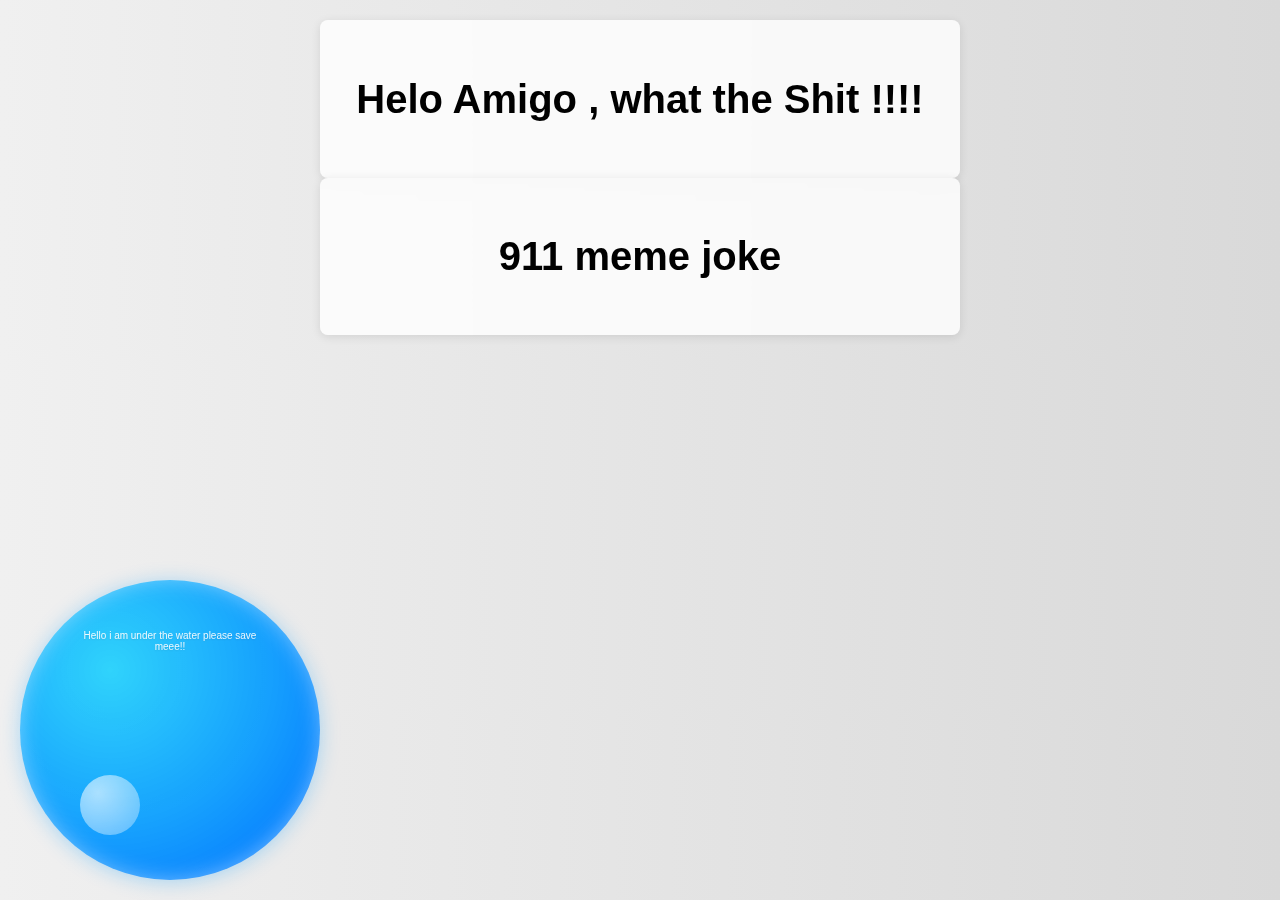
<file: css.html>
<!DOCTYPE html>
<html lang="en">
<head>
    <style>
        body {
            font-family: Arial, sans-serif;
            margin: 0;
            padding: 20px;
            background: linear-gradient(to right, #f0f0f0, #d9d9d9);
            pad: 100px 100px;
        }

        #content {
            max-width: 600px;
            margin: 0 auto;
            padding: 20px;
            background: rgba(255, 255, 255, 0.8);
            backdrop-filter: blur(10px);
            border-radius: 8px;
            box-shadow: 0 2px 10px rgba(0, 0, 0, 0.1);
        }

        H1 {
            font-size: 40px;
            color: #000000;
            line-height: 1.6;
            text-align: center; 
        }

        #content:hover {
            background-color: #ffffff;
            transition: background-color 0.3s ease-in-out;
            box-shadow: #000000f6 0px 0px 40px;
        }
#bubble {
    position: fixed;
    background: radial-gradient(
        circle at 30% 30%,
        rgba(0, 204, 255, 0.8) 0%,
        rgba(0, 156, 255, 0.9) 50%,
        rgba(0, 110, 255, 1) 100%
    );
    padding: 50px;
    height: 200px;
    width: 200px;
    bottom: 20px;
    border-radius: 50%;
    box-shadow: 
        0 2px 20px rgba(0, 156, 255, 0.3),
        inset 0 0 20px rgba(255, 255, 255, 0.4);
    max-width: 300px;
    max-height: 300px;
    animation: bubble-animation 5s infinite alternate;}

    @keyframes bubble-animation{
        0%{ transform: translateY(-20px0);}
        50%{ transform: translateY(20px);}
        100%{ transform: translateY(-20px);}
        }

    #bubble p {
        color: rgba(255, 255, 255, 0.9);
        font-size: 10px;
        margin: 0;
        text-align: center;
        text-shadow: 0 1px 2px rgba(0, 0, 0, 0.1);
    }

    #bubble-inside-white {
        position: absolute;
        top: 75%;
        left: 30%;
        transform: translate(-50%, -50%);
        width: 60px;
        height: 60px;
        background: radial-gradient(
            circle at 30% 30%,
            rgba(255, 255, 255, 0.9) 0%,
            rgba(255, 255, 255, 0.4) 100%
        );
        border-radius: 50%;
        backdrop-filter: blur(10px);
        opacity: 0.7;
    }
    </style>
    <meta charset="UTF-8">
    <meta name="viewport" content="width=<device-width>, initial-scale=1.0">
    <title>Document</title>
</head>
<body>
    <div id="content">
       <b> <H1> Helo Amigo , what the Shit !!!!</H1></b>
    </div>

    <div id="content">
         <b> <H1> 911 meme joke</H1> </b>
    </div>


    <div id="bubble">
        <p> Hello i am under the water please save meee!!</p>
        <div id="bubble-inside-white">

        </div>
    </div>
</body>
</html>
</file>
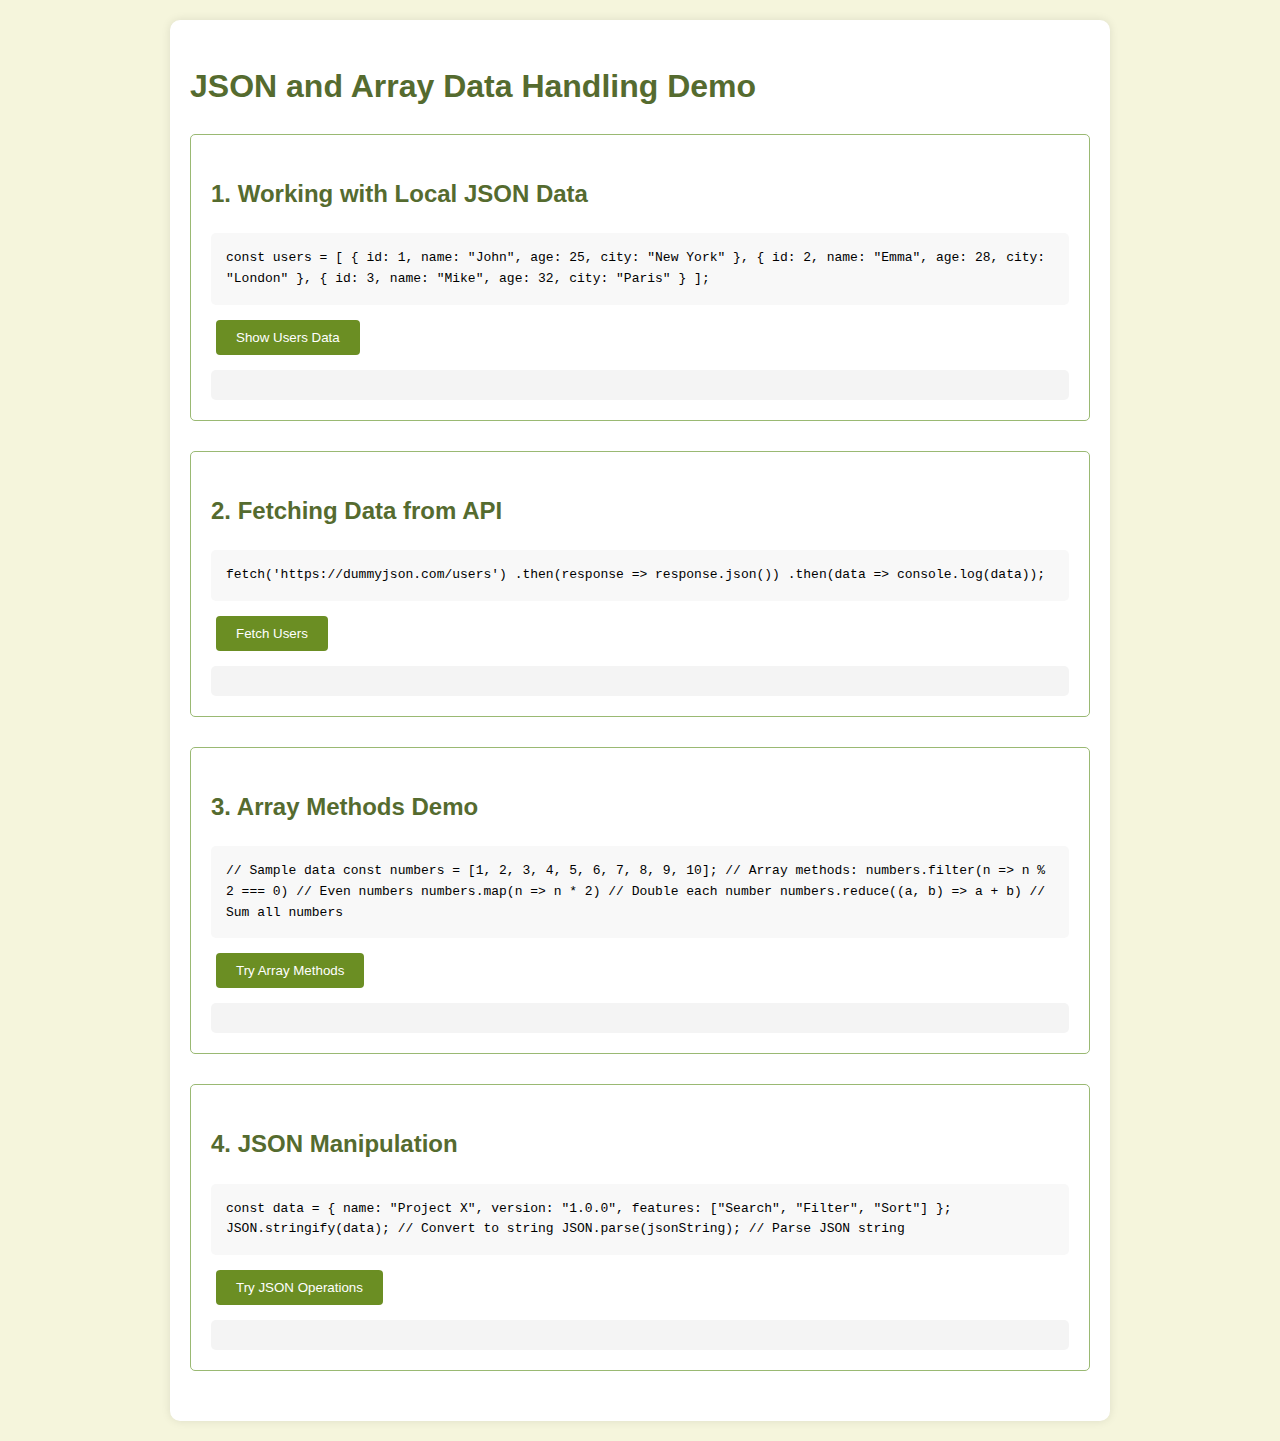
<file: data_fetch_demo.html>
<!DOCTYPE html>
<html lang="en">
<head>
    <meta charset="UTF-8">
    <meta name="viewport" content="width=device-width, initial-scale=1.0">
    <title>JSON and Array Data Handling Demo</title>
    <style>
        :root {
            --olive-dark: #556B2F;
            --olive-medium: #6B8E23;
            --olive-light: #9AB973;
            --cream: #F5F5DC;
        }

        body {
            font-family: Arial, sans-serif;
            line-height: 1.6;
            margin: 0;
            padding: 20px;
            background-color: var(--cream);
        }

        .container {
            max-width: 900px;
            margin: 0 auto;
            background: white;
            padding: 20px;
            border-radius: 10px;
            box-shadow: 0 0 10px rgba(0,0,0,0.1);
        }

        .demo-section {
            margin-bottom: 30px;
            padding: 20px;
            border: 1px solid var(--olive-light);
            border-radius: 5px;
        }

        h1, h2 {
            color: var(--olive-dark);
        }

        .output {
            background-color: #f4f4f4;
            padding: 15px;
            border-radius: 5px;
            margin-top: 10px;
            font-family: monospace;
            white-space: pre-wrap;
        }

        button {
            background-color: var(--olive-medium);
            color: white;
            border: none;
            padding: 10px 20px;
            border-radius: 4px;
            cursor: pointer;
            margin: 5px;
        }

        button:hover {
            background-color: var(--olive-dark);
        }

        .code-block {
            background-color: #f8f8f8;
            padding: 15px;
            border-radius: 5px;
            margin: 10px 0;
            font-family: monospace;
        }

        table {
            width: 100%;
            border-collapse: collapse;
            margin: 10px 0;
        }

        th, td {
            border: 1px solid #ddd;
            padding: 8px;
            text-align: left;
        }

        th {
            background-color: var(--olive-light);
            color: white;
        }

        tr:nth-child(even) {
            background-color: #f9f9f9;
        }
    </style>
</head>
<body>
    <div class="container">
        <h1>JSON and Array Data Handling Demo</h1>

        <!-- Local JSON Data -->
        <div class="demo-section">
            <h2>1. Working with Local JSON Data</h2>
            <div class="code-block">
                const users = [
                    { id: 1, name: "John", age: 25, city: "New York" },
                    { id: 2, name: "Emma", age: 28, city: "London" },
                    { id: 3, name: "Mike", age: 32, city: "Paris" }
                ];
            </div>
            <button onclick="showLocalJsonData()">Show Users Data</button>
            <div id="localJsonOutput" class="output"></div>
        </div>

        <!-- Fetch API Demo -->
        <div class="demo-section">
            <h2>2. Fetching Data from API</h2>
            <div class="code-block">
                fetch('https://dummyjson.com/users')
                    .then(response => response.json())
                    .then(data => console.log(data));
            </div>
            <button onclick="fetchApiData()">Fetch Users</button>
            <div id="apiOutput" class="output"></div>
        </div>

        <!-- Array Methods Demo -->
        <div class="demo-section">
            <h2>3. Array Methods Demo</h2>
            <div class="code-block">
                // Sample data
                const numbers = [1, 2, 3, 4, 5, 6, 7, 8, 9, 10];
                
                // Array methods:
                numbers.filter(n => n % 2 === 0)  // Even numbers
                numbers.map(n => n * 2)          // Double each number
                numbers.reduce((a, b) => a + b)  // Sum all numbers
            </div>
            <button onclick="demonstrateArrayMethods()">Try Array Methods</button>
            <div id="arrayOutput" class="output"></div>
        </div>

        <!-- JSON Manipulation -->
        <div class="demo-section">
            <h2>4. JSON Manipulation</h2>
            <div class="code-block">
                const data = {
                    name: "Project X",
                    version: "1.0.0",
                    features: ["Search", "Filter", "Sort"]
                };
                
                JSON.stringify(data);  // Convert to string
                JSON.parse(jsonString); // Parse JSON string
            </div>
            <button onclick="demonstrateJsonManipulation()">Try JSON Operations</button>
            <div id="jsonOutput" class="output"></div>
        </div>
    </div>

    <script>
        // Local JSON Data Demo
        function showLocalJsonData() {
            const users = [
                { id: 1, name: "John", age: 25, city: "New York" },
                { id: 2, name: "Emma", age: 28, city: "London" },
                { id: 3, name: "Mike", age: 32, city: "Paris" }
            ];

            const output = document.getElementById('localJsonOutput');
            let html = '<table><tr><th>ID</th><th>Name</th><th>Age</th><th>City</th></tr>';
            
            users.forEach(user => {
                html += `<tr>
                    <td>${user.id}</td>
                    <td>${user.name}</td>
                    <td>${user.age}</td>
                    <td>${user.city}</td>
                </tr>`;
            });
            
            html += '</table>';
            output.innerHTML = html;
        }

        // Fetch API Demo
        async function fetchApiData() {
            const output = document.getElementById('apiOutput');
            output.textContent = 'Fetching data...';
            
            try {
                const response = await fetch('https://jsonplaceholder.typicode.com/users');
                const users = await response.json();
                
                let html = '<table><tr><th>ID</th><th>Name</th><th>Email</th><th>Company</th></tr>';
                users.slice(0, 5).forEach(user => {
                    html += `<tr>
                        <td>${user.id}</td>
                        <td>${user.name}</td>
                        <td>${user.email}</td>
                        <td>${user.company.name}</td>
                    </tr>`;
                });
                html += '</table>';
                output.innerHTML = html;
            } catch (error) {
                output.textContent = 'Error fetching data: ' + error.message;
            }
        }

        // Array Methods Demo
        function demonstrateArrayMethods() {
            const numbers = [1, 2, 3, 4, 5, 6, 7, 8, 9, 10];
            const output = document.getElementById('arrayOutput');

            const evens = numbers.filter(n => n % 2 === 0);
            const doubled = numbers.map(n => n * 2);
            const sum = numbers.reduce((a, b) => a + b, 0);
            const max = Math.max(...numbers);

            output.textContent = 
                `Original Array: [${numbers.join(', ')}]
                
Even Numbers: [${evens.join(', ')}]
                
Doubled Numbers: [${doubled.join(', ')}]
                
Sum of All Numbers: ${sum}
                
Maximum Number: ${max}`;
        }

        // JSON Manipulation Demo
        function demonstrateJsonManipulation() {
            const output = document.getElementById('jsonOutput');

            // Sample JSON object
            const project = {
                name: "Project X",
                version: "1.0.0",
                features: ["Search", "Filter", "Sort"],
                settings: {
                    darkMode: true,
                    notifications: {
                        email: true,
                        push: false
                    }
                }
            };

            // Convert to JSON string
            const jsonString = JSON.stringify(project, null, 2);
            
            // Parse back to object
            const parsed = JSON.parse(jsonString);

            output.textContent = 
                `Original Object to JSON String:\n${jsonString}\n
Accessing Parsed Data:
- Project Name: ${parsed.name}
- Version: ${parsed.version}
- Features: ${parsed.features.join(', ')}
- Dark Mode Enabled: ${parsed.settings.darkMode}
- Email Notifications: ${parsed.settings.notifications.email}`;
        }
    </script>
</body>
</html>
</file>
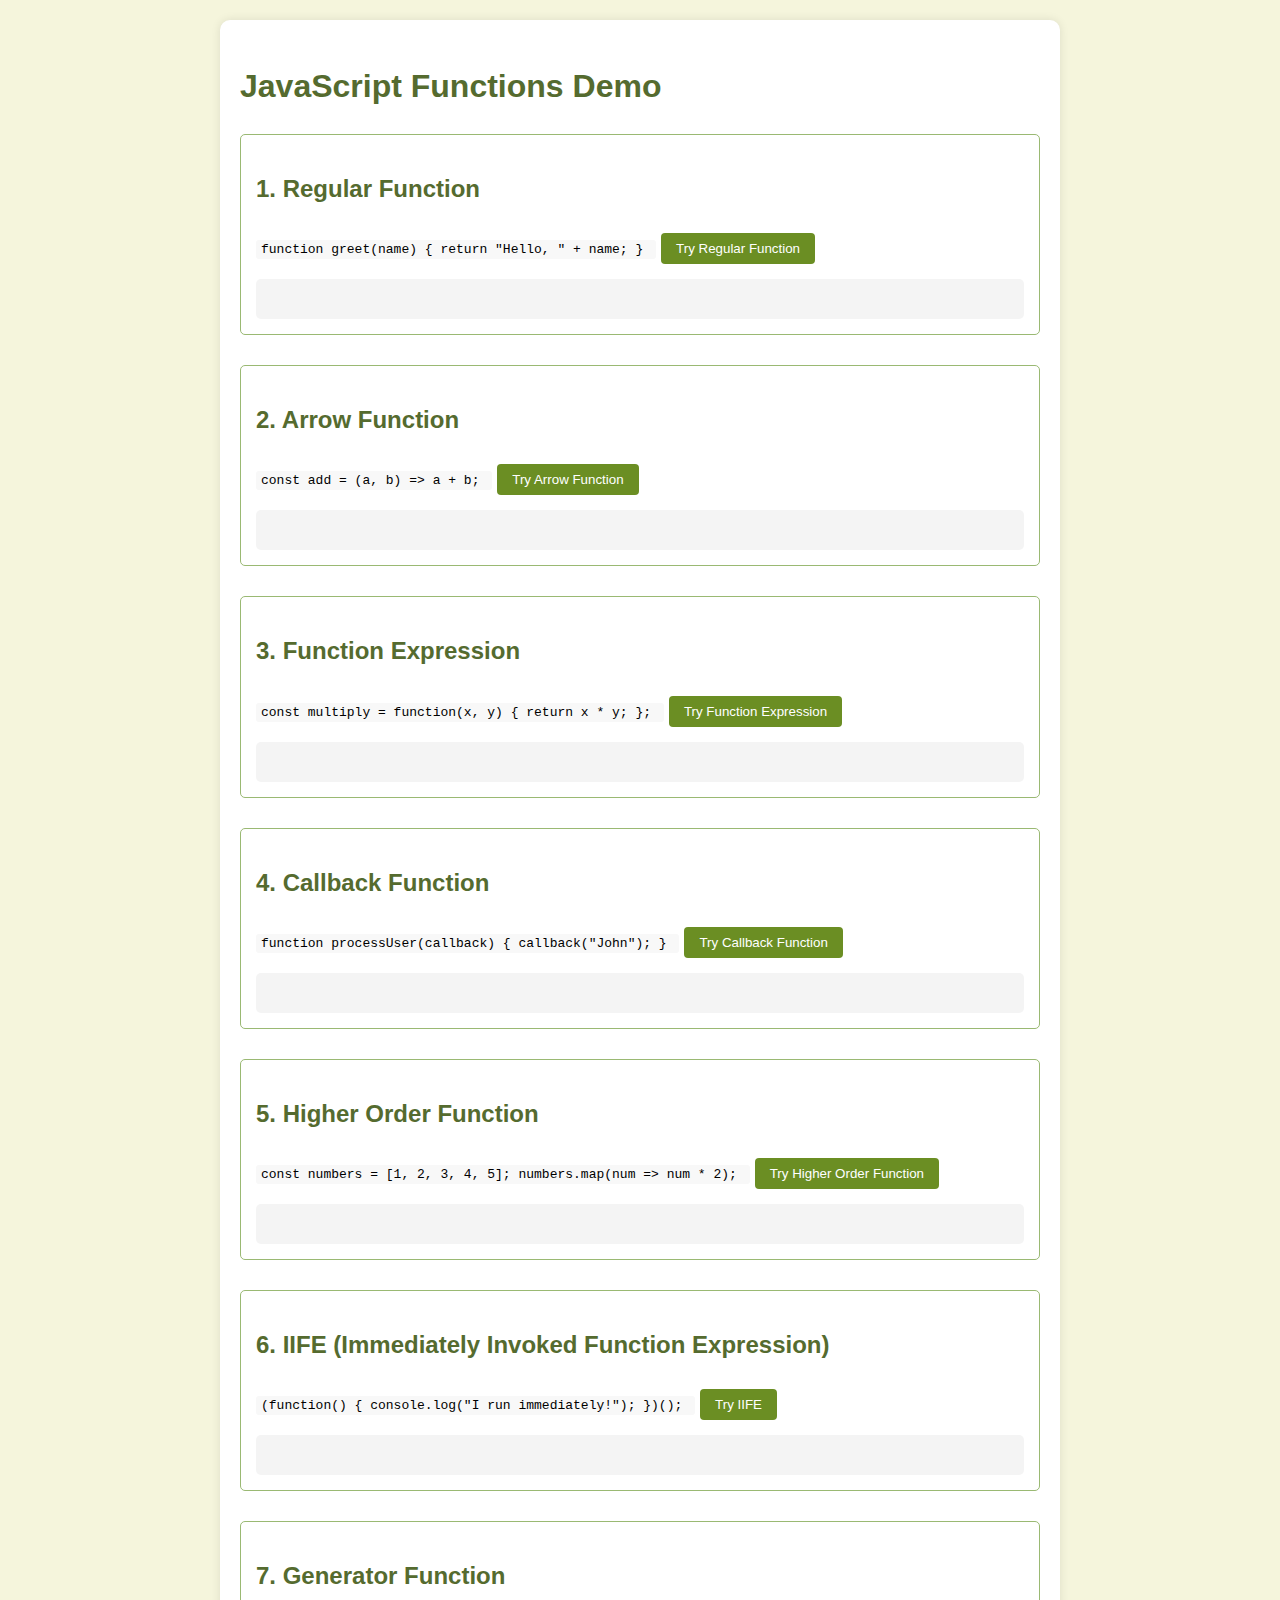
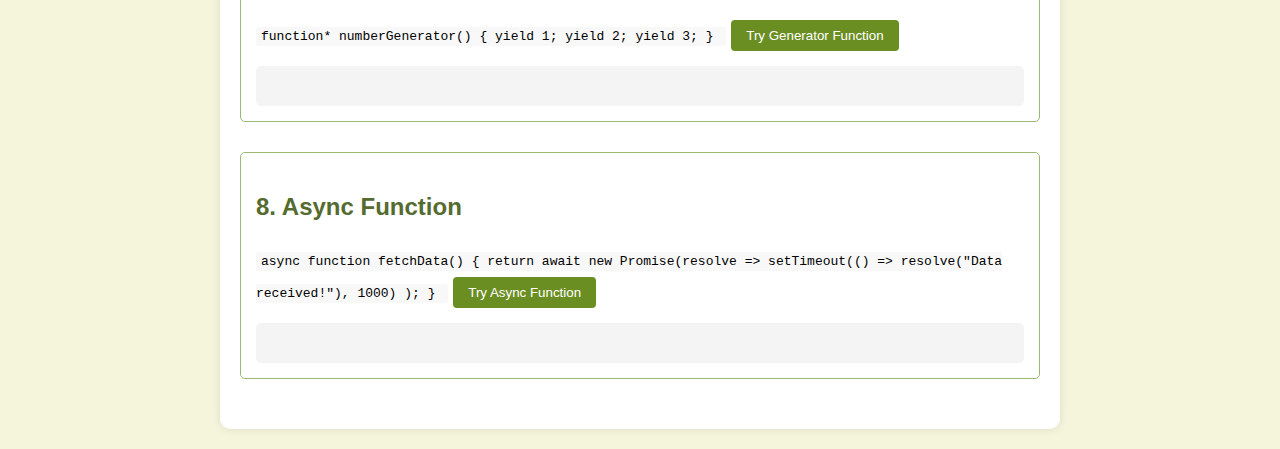
<file: functions_demo.html>
<!DOCTYPE html>
<html lang="en">
<head>
    <meta charset="UTF-8">
    <meta name="viewport" content="width=device-width, initial-scale=1.0">
    <title>JavaScript Functions Demo</title>
    <style>
        :root {
            --olive-dark: #556B2F;
            --olive-medium: #6B8E23;
            --olive-light: #9AB973;
            --cream: #F5F5DC;
        }

        body {
            font-family: Arial, sans-serif;
            line-height: 1.6;
            margin: 0;
            padding: 20px;
            background-color: var(--cream);
        }

        .container {
            max-width: 800px;
            margin: 0 auto;
            background: white;
            padding: 20px;
            border-radius: 10px;
            box-shadow: 0 0 10px rgba(0,0,0,0.1);
        }

        h1, h2 {
            color: var(--olive-dark);
        }

        .function-section {
            margin-bottom: 30px;
            padding: 15px;
            border: 1px solid var(--olive-light);
            border-radius: 5px;
            background-color: #fff;
        }

        .output {
            background-color: #f4f4f4;
            padding: 10px;
            border-radius: 5px;
            margin-top: 10px;
            font-family: monospace;
            min-height: 20px;
        }

        button {
            background-color: var(--olive-medium);
            color: white;
            border: none;
            padding: 8px 15px;
            border-radius: 4px;
            cursor: pointer;
            margin: 5px;
        }

        button:hover {
            background-color: var(--olive-dark);
        }

        code {
            background-color: #f8f8f8;
            padding: 2px 5px;
            border-radius: 3px;
            font-family: monospace;
        }
    </style>
</head>
<body>
    <div class="container">
        <h1>JavaScript Functions Demo</h1>

        <!-- Regular Function -->
        <div class="function-section">
            <h2>1. Regular Function</h2>
            <code>
                function greet(name) { return "Hello, " + name; }
            </code>
            <button onclick="showRegularFunction()">Try Regular Function</button>
            <div id="regularOutput" class="output"></div>
        </div>

        <!-- Arrow Function -->
        <div class="function-section">
            <h2>2. Arrow Function</h2>
            <code>
                const add = (a, b) => a + b;
            </code>
            <button onclick="showArrowFunction()">Try Arrow Function</button>
            <div id="arrowOutput" class="output"></div>
        </div>

        <!-- Function Expression -->
        <div class="function-section">
            <h2>3. Function Expression</h2>
            <code>
                const multiply = function(x, y) { return x * y; };
            </code>
            <button onclick="showFunctionExpression()">Try Function Expression</button>
            <div id="expressionOutput" class="output"></div>
        </div>

        <!-- Callback Function -->
        <div class="function-section">
            <h2>4. Callback Function</h2>
            <code>
                function processUser(callback) { callback("John"); }
            </code>
            <button onclick="showCallbackFunction()">Try Callback Function</button>
            <div id="callbackOutput" class="output"></div>
        </div>

        <!-- Higher Order Function -->
        <div class="function-section">
            <h2>5. Higher Order Function</h2>
            <code>
                const numbers = [1, 2, 3, 4, 5];
                numbers.map(num => num * 2);
            </code>
            <button onclick="showHigherOrderFunction()">Try Higher Order Function</button>
            <div id="higherOrderOutput" class="output"></div>
        </div>

        <!-- IIFE -->
        <div class="function-section">
            <h2>6. IIFE (Immediately Invoked Function Expression)</h2>
            <code>
                (function() { console.log("I run immediately!"); })();
            </code>
            <button onclick="showIIFE()">Try IIFE</button>
            <div id="iifeOutput" class="output"></div>
        </div>
        
        <!-- Generator Function -->
        <div class="function-section">
            <h2>7. Generator Function</h2>
            <code>
                function* numberGenerator() { yield 1; yield 2; yield 3; }
            </code>
            <button onclick="showGeneratorFunction()">Try Generator Function</button>
            <div id="generatorOutput" class="output"></div>
        </div>

        <!-- Async Function -->
        <div class="function-section">
            <h2>8. Async Function</h2>
            <code>
                async function fetchData() { 
                    return await new Promise(resolve => 
                        setTimeout(() => resolve("Data received!"), 1000)
                    );
                }
            </code>
            <button onclick="showAsyncFunction()">Try Async Function</button>
            <div id="asyncOutput" class="output"></div>
        </div>
    </div>

    <script>
        // Regular Function
        function showRegularFunction() {
            function greet(name) {
                return "Hello, " + name;
            }
            document.getElementById('regularOutput').textContent = greet("Alice");
        }

        // Arrow Function
        function showArrowFunction() {
            const add = (a, b) => a + b;
            document.getElementById('arrowOutput').textContent = `2 + 3 = ${add(2, 3)}`;
        }

        // Function Expression
        function showFunctionExpression() {
            const multiply = function(x, y) {
                return x * y;
            };
            document.getElementById('expressionOutput').textContent = `4 × 5 = ${multiply(4, 5)}`;
        }

        // Callback Function
        function showCallbackFunction() {
            function processUser(callback) {
                callback("John");
            }
            processUser((name) => {
                document.getElementById('callbackOutput').textContent = `Processed user: ${name}`;
            });
        }

        // Higher Order Function
        function showHigherOrderFunction() {
            const numbers = [1, 2, 3, 4, 5];
            const doubled = numbers.map(num => num * 2);
            document.getElementById('higherOrderOutput').textContent = 
                `Original: [${numbers}] → Doubled: [${doubled}]`;
        }

        // IIFE
        function showIIFE() {
            const result = (function() {
                return "IIFE executed!";
            })();
            document.getElementById('iifeOutput').textContent = result;
        }

        // Generator Function
        function showGeneratorFunction() {
            function* numberGenerator() {
                yield 1;
                yield 2;
                yield 3;
            }
            const gen = numberGenerator();
            const values = [];
            for (const num of gen) {
                values.push(num);
            }
            document.getElementById('generatorOutput').textContent = 
                `Generated values: ${values.join(', ')}`;
        }

        // Async Function
        async function showAsyncFunction() {
            const output = document.getElementById('asyncOutput');
            output.textContent = 'Loading...';
            
            async function fetchData() {
                return await new Promise(resolve => 
                    setTimeout(() => resolve("Data received!"), 1000)
                );
            }

            const result = await fetchData();
            output.textContent = result;
        }
    </script>
</body>
</html>
</file>
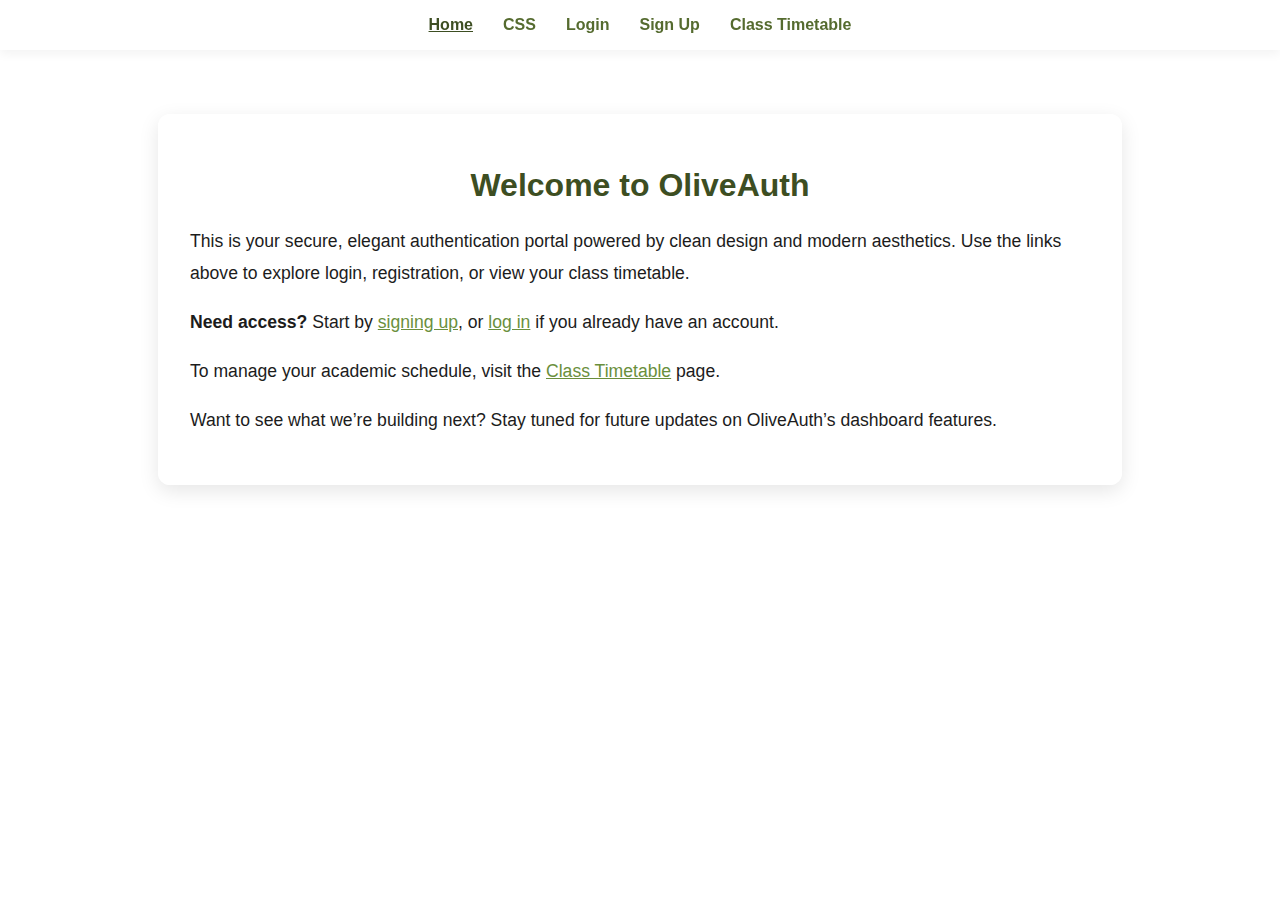
<file: home.html>
<!DOCTYPE html>
<html lang="en">
<head>
  <meta charset="UTF-8" />
  <meta name="viewport" content="width=device-width, initial-scale=1.0" />
  <title>OliveAuth | Home</title>
  <style>
    body {
      font-family: 'Segoe UI', sans-serif;
      margin: 0;
      padding: 0;
      background: url('https://static.vecteezy.com/system/resources/previews/018/939/186/large_2x/topographic-background-and-texture-abstraction-with-place-for-text-topo-backdrop-lines-contour-geographic-grid-modern-black-and-white-topographic-contours-lines-of-mountains-topography-map-art-vector.jpg') no-repeat center center fixed;
      background-size: cover;
      color: #1c1c1c;
    }

    nav {
      position: sticky;
      top: 0;
      background-color: rgba(255, 255, 255, 0.8);
      display: flex;
      justify-content: center;
      gap: 30px;
      padding: 1rem 0;
      box-shadow: 0 4px 10px rgba(0, 0, 0, 0.05);
      backdrop-filter: blur(5px);
      z-index: 999;
    }

    nav a {
      color: #556b2f;
      text-decoration: none;
      font-weight: 600;
      font-size: 1rem;
      transition: all 0.3s ease;
    }

    nav a:hover,
    nav a.active {
      color: #3d4e22;
      text-decoration: underline;
    }

    .container {
      max-width: 900px;
      margin: 4rem auto;
      padding: 2rem;
      background-color: rgba(255, 255, 255, 0.95);
      border-radius: 12px;
      box-shadow: 0 6px 20px rgba(0, 0, 0, 0.1);
    }

    h1 {
      text-align: center;
      font-size: 2rem;
      color: #3d4e22;
    }

    p {
      font-size: 1.1rem;
      line-height: 1.8;
      margin-bottom: 1rem;
    }

    a {
      color: #6a8f3c;
      font-weight: 500;
    }

    a:hover {
      text-decoration: underline;
      color: #4c6f2b;
    }
  </style>
</head>
<body>
  <nav>
    <a href="index.html" class="active">Home</a>
    <a href="css.html">CSS</a>
    <a href="login.html">Login</a>
    <a href="signin.html">Sign Up</a>
    <a href="timetable.html">Class Timetable</a>
  </nav>

  <div class="container">
    <h1>Welcome to OliveAuth</h1>
    <p>
      This is your secure, elegant authentication portal powered by clean design and modern aesthetics. 
      Use the links above to explore login, registration, or view your class timetable.
    </p>
    <p>
      <strong>Need access?</strong> Start by <a href="signin.html">signing up</a>, or <a href="login.html">log in</a> if you already have an account.
    </p>
    <p>
      To manage your academic schedule, visit the <a href="timetable.html">Class Timetable</a> page.
    </p>
    <p>
      Want to see what we’re building next? Stay tuned for future updates on OliveAuth’s dashboard features.
    </p>
  </div>
</body>
</html>
</file>
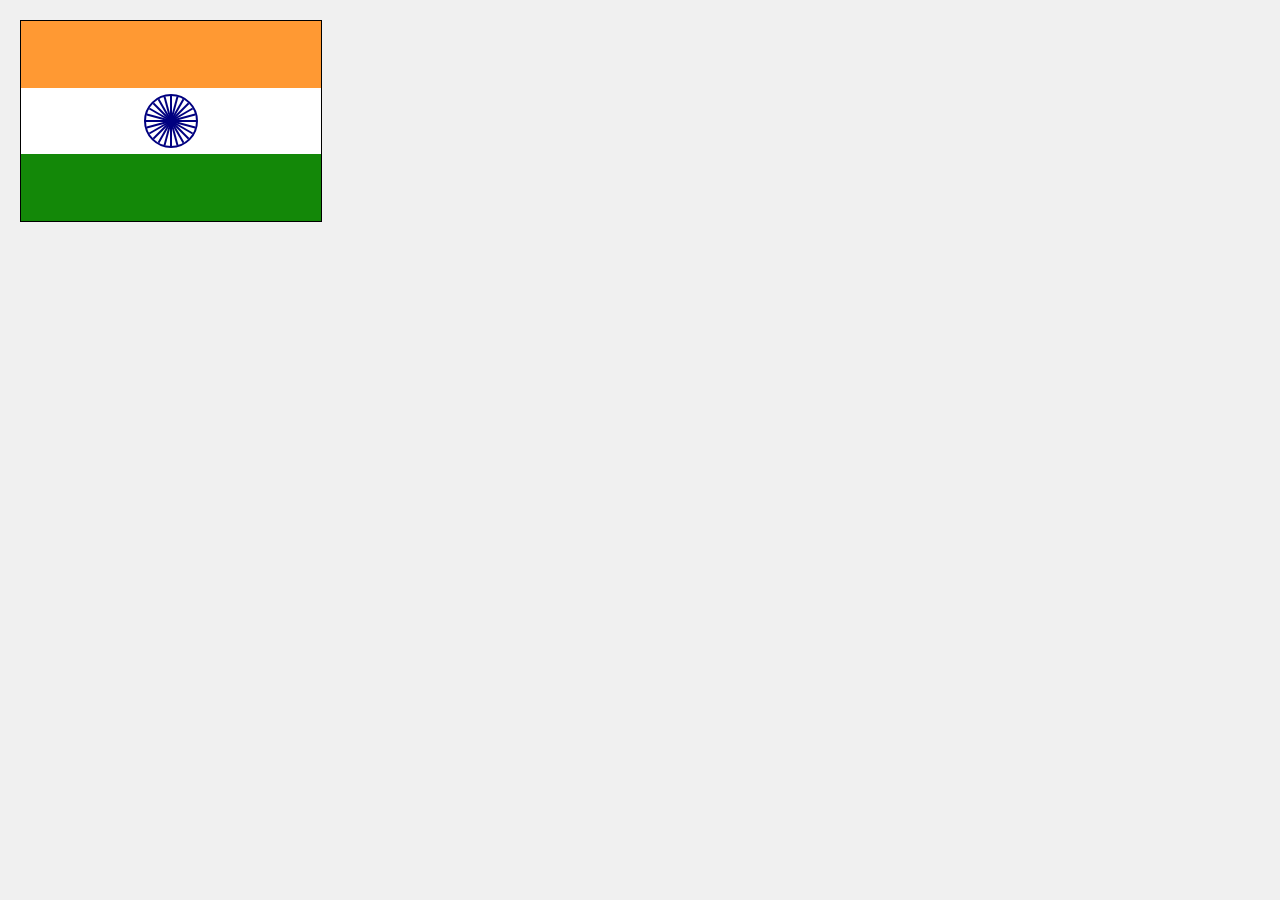
<file: india.html>
<!DOCTYPE html>
<html lang="en">
<head>
    <style>
        body {
            font-family: Arial, sans-serif;
            margin: 0;
            padding: 20px;
            background-color: #f0f0f0;
        }
        #indian-flag-container {
            display: flex;
            justify-content: center;
            align-items: center;
            height: 100vh;
        }
        #indian-flag {
            width: 300px;
            height: 200px;
            border: 1px solid #000;
        }
        #saffron, #white, #green {
            height: 33.33%;
        }
        #saffron {
            background-color: #FF9933; /* Saffron */
        }
        #white {
            background-color: #FFFFFF; /* White */
            position: relative;
        }
        #green {
            background-color: #138808; /* Green */
        }
        #ashoka-chakra {
            position: absolute;
            top: 50%;
            left: 50%;
            width: 50px;
            height: 50px;
            border-radius: 50%;
            border: 2px solid #000080; /* Navy Blue */
            transform: translate(-50%, -50%);
        }
        .chakra-spoke {
            position: absolute;
            width: 2px;
            height: 25px;
            background-color: #000080; /* Navy Blue */
            top: 0;
            left: 48%;
            transform-origin: bottom center;
        }
        .chakra-spoke:nth-child(1)  { transform: rotate(0deg); }
    .chakra-spoke:nth-child(2)  { transform: rotate(15deg); }
    .chakra-spoke:nth-child(3)  { transform: rotate(30deg); }
    .chakra-spoke:nth-child(4)  { transform: rotate(45deg); }
    .chakra-spoke:nth-child(5)  { transform: rotate(60deg); }
    .chakra-spoke:nth-child(6)  { transform: rotate(75deg); }
    .chakra-spoke:nth-child(7)  { transform: rotate(90deg); }
    .chakra-spoke:nth-child(8)  { transform: rotate(105deg); }
    .chakra-spoke:nth-child(9)  { transform: rotate(120deg); }
    .chakra-spoke:nth-child(10) { transform: rotate(135deg); }
    .chakra-spoke:nth-child(11) { transform: rotate(150deg); }
    .chakra-spoke:nth-child(12) { transform: rotate(165deg); }
    .chakra-spoke:nth-child(13) { transform: rotate(180deg); }
    .chakra-spoke:nth-child(14) { transform: rotate(195deg); }
    .chakra-spoke:nth-child(15) { transform: rotate(210deg); }
    .chakra-spoke:nth-child(16) { transform: rotate(225deg); }
    .chakra-spoke:nth-child(17) { transform: rotate(240deg); }
    .chakra-spoke:nth-child(18) { transform: rotate(255deg); }
    .chakra-spoke:nth-child(19) { transform: rotate(270deg); }
    .chakra-spoke:nth-child(20) { transform: rotate(285deg); }
    .chakra-spoke:nth-child(21) { transform: rotate(300deg); }
    .chakra-spoke:nth-child(22) { transform: rotate(315deg); }
    .chakra-spoke:nth-child(23) { transform: rotate(330deg); }
    .chakra-spoke:nth-child(24) { transform: rotate(345deg); }
    .chakra-dots {
            position: absolute;
            width: 10px;
            height: 10px;
            background-color: #000080; /* Navy Blue */
            border-radius: 50%;
            top: 41%;
            left: 41%;
        }
        </style>
    <meta charset="UTF-8">
    <meta name="viewport" content="width=<  device-width>, initial-scale=1.0">
    <title>Document</title>
</head>
<body>
    <div id="indian-flag-container ">
        <div id="indian-flag">
            <div id="saffron"></div>
            <div id="white">
                <div id="ashoka-chakra">
                    <div class="chakra-spoke"></div>
                    <div class="chakra-spoke"></div>
                    <div class="chakra-spoke"></div>    
                    <div class="chakra-spoke"></div>
                    <div class="chakra-spoke"></div>
                    <div class="chakra-spoke"></div>
                    <div class="chakra-spoke"></div>
                    <div class="chakra-spoke"></div>
                    <div class="chakra-spoke"></div>    
                    <div class="chakra-spoke"></div>
                    <div class="chakra-spoke"></div>
                    <div class="chakra-spoke"></div>
                    <div class="chakra-spoke"></div>
                    <div class="chakra-spoke"></div>
                    <div class="chakra-spoke"></div>    
                    <div class="chakra-spoke"></div>
                    <div class="chakra-spoke"></div>
                    <div class="chakra-spoke"></div>
                    <div class="chakra-spoke"></div>
                    <div class="chakra-spoke"></div>
                    <div class="chakra-spoke"></div>    
                    <div class="chakra-spoke"></div>
                    <div class="chakra-spoke"></div>
                    <div class="chakra-spoke"></div>
                    <div class="chakra-dots"></div>
            </div>
            </div>
            <div id="green"></div>
    </div>
</body>
</html>
</file>
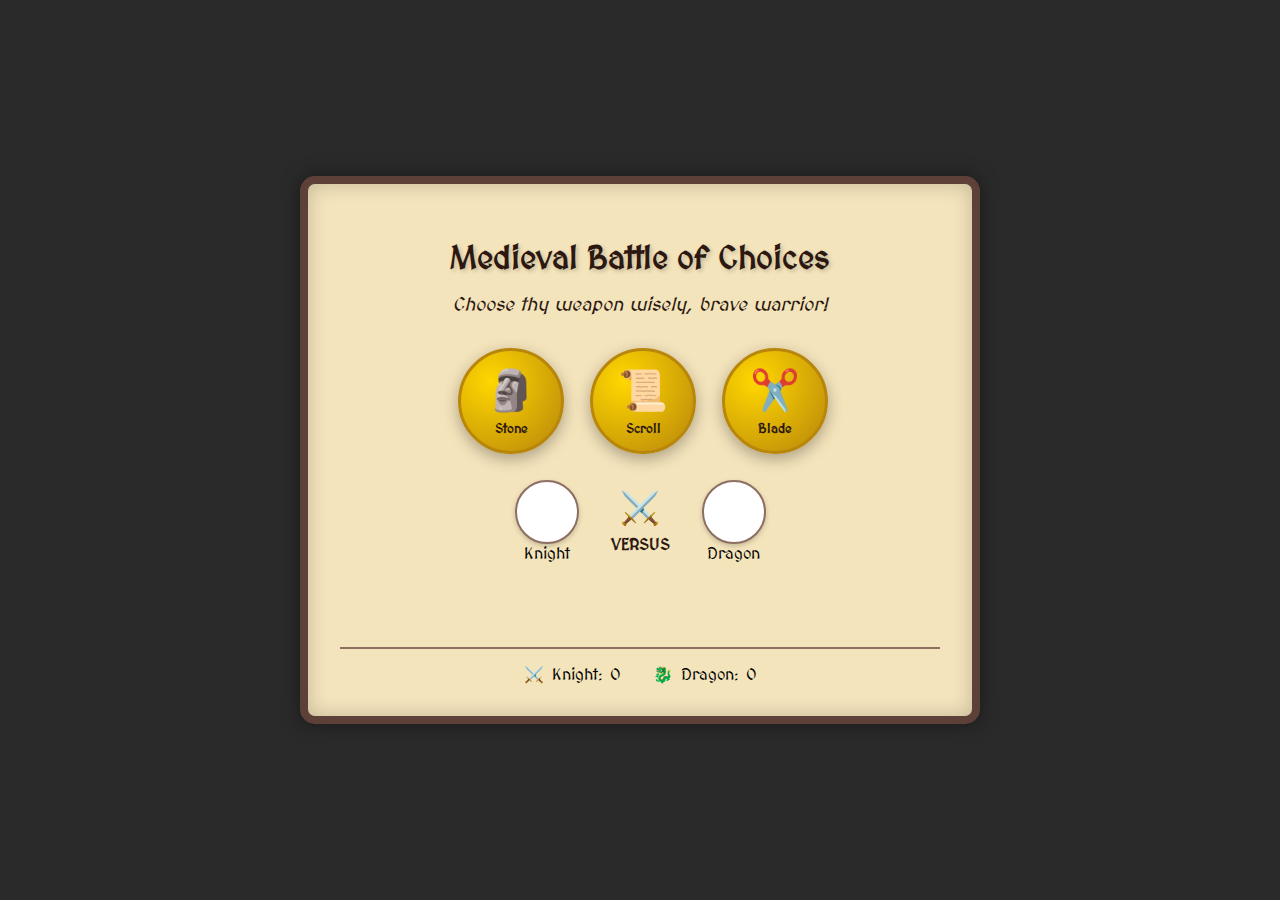
<file: rps.html>
<!DOCTYPE html>
<html lang="en">
<head>
    <meta charset="UTF-8">
    <meta name="viewport" content="width=device-width, initial-scale=1.0">
    <title>Medieval Rock Paper Scissors</title>
    <style>
        @import url('https://fonts.googleapis.com/css2?family=MedievalSharp&display=swap');
        
        :root {
            --gold: #ffd700;
            --parchment: #f4e4bc;
            --ink: #2c1810;
            --border: #8d6e63;
            --shadow: rgba(0, 0, 0, 0.2);
        }

        body {
            margin: 0;
            min-height: 100vh;
            display: flex;
            justify-content: center;
            align-items: center;
            background: #2a2a2a;
            font-family: 'MedievalSharp', cursive;
        }

        .game-container {
            background: var(--parchment);
            padding: 2rem;
            border-radius: 15px;
            text-align: center;
            position: relative;
            max-width: 600px;
            width: 90%;
            margin: 20px;
            border: 8px solid #5d4037;
            box-shadow: 
                inset 0 0 20px rgba(0,0,0,0.2),
                0 0 20px rgba(0,0,0,0.4);
        }

        h1 {
            color: var(--ink);
            font-size: 2em;
            margin-bottom: 1rem;
            text-shadow: 2px 2px 4px var(--shadow);
        }

        .scroll-text {
            color: var(--ink);
            font-size: 1.2em;
            margin-bottom: 2rem;
            font-style: italic;
        }

        .choices {
            display: flex;
            justify-content: center;
            gap: 2rem;
            margin: 2rem 0;
        }

        .choice {
            width: 100px;
            height: 100px;
            cursor: pointer;
            position: relative;
            transition: transform 0.3s ease;
        }

        .choice-content {
            width: 100%;
            height: 100%;
            border-radius: 50%;
            background: radial-gradient(circle at 30% 30%, var(--gold), #b8860b);
            border: 3px solid #b8860b;
            display: flex;
            align-items: center;
            justify-content: center;
            flex-direction: column;
            box-shadow: 0 5px 15px rgba(0,0,0,0.3);
        }

        .choice:hover {
            transform: translateY(-5px);
        }

        .choice-icon {
            font-size: 2.5em;
        }

        .choice-label {
            margin-top: 0.5em;
            color: var(--ink);
            font-size: 0.8em;
            font-weight: bold;
        }

        .battle-area {
            display: flex;
            justify-content: center;
            align-items: center;
            gap: 2rem;
            margin: 2rem 0;
        }

        .player-choice, .computer-choice {
            width: 60px;
            height: 60px;
            border-radius: 50%;
            border: 2px solid var(--border);
            display: flex;
            align-items: center;
            justify-content: center;
            font-size: 1.5em;
            background: white;
            box-shadow: 0 2px 5px var(--shadow);
        }

        .vs {
            display: flex;
            flex-direction: column;
            align-items: center;
            gap: 0.5rem;
        }

        .vs-decoration {
            font-size: 2em;
            color: var(--gold);
        }

        .vs-text {
            font-size: 1em;
            color: var(--ink);
            font-weight: bold;
        }

        .winner {
            animation: pulse 1s infinite;
        }

        @keyframes pulse {
            0%, 100% { transform: scale(1); }
            50% { transform: scale(1.1); }
        }

        .result {
            font-size: 1.5em;
            color: var(--ink);
            margin: 1rem 0;
            min-height: 1.5em;
        }

        .score {
            display: flex;
            justify-content: center;
            gap: 2rem;
            margin-top: 1rem;
            padding-top: 1rem;
            border-top: 2px solid var(--border);
        }

        .score-knight, .score-dragon {
            display: flex;
            align-items: center;
            gap: 0.5rem;
        }

        @media (max-width: 600px) {
            .game-container {
                padding: 1rem;
            }

            .choices {
                gap: 1rem;
            }

            .choice {
                width: 80px;
                height: 80px;
            }
        }
    </style>
</head>
<body>
    <div class="game-container">
        <h1>Medieval Battle of Choices</h1>
        <div class="scroll-text">Choose thy weapon wisely, brave warrior!</div>
        
        <div class="choices">
            <div class="choice" onclick="play('🗿')">
                <div class="choice-content">
                    <div class="choice-icon">🗿</div>
                    <div class="choice-label">Stone</div>
                </div>
            </div>
            <div class="choice" onclick="play('📜')">
                <div class="choice-content">
                    <div class="choice-icon">📜</div>
                    <div class="choice-label">Scroll</div>
                </div>
            </div>
            <div class="choice" onclick="play('✂️')">
                <div class="choice-content">
                    <div class="choice-icon">✂️</div>
                    <div class="choice-label">Blade</div>
                </div>
            </div>
        </div>

        <div class="battle-area">
            <div class="combatant">
                <div class="player-choice"></div>
                <div class="combatant-label">Knight</div>
            </div>
            <div class="vs">
                <div class="vs-decoration">⚔️</div>
                <div class="vs-text">VERSUS</div>
            </div>
            <div class="combatant">
                <div class="computer-choice"></div>
                <div class="combatant-label">Dragon</div>
            </div>
        </div>

        <div class="result"></div>
        <div class="score">
            <div class="score-knight">
                <span class="score-icon">⚔️</span>
                Knight: <span id="playerScore">0</span>
            </div>
            <div class="score-dragon">
                <span class="score-icon">🐉</span>
                Dragon: <span id="computerScore">0</span>
            </div>
        </div>
    </div>

    <script>
        let playerScore = 0;
        let computerScore = 0;
        const choices = ['🗿', '📜', '✂️'];
        const resultMessages = {
            win: [
                "A glorious victory!",
                "The knight prevails!",
                "Victory is yours!"
            ],
            lose: [
                "The dragon prevails!",
                "A noble defeat...",
                "The kingdom mourns..."
            ],
            draw: [
                "A mighty stalemate!",
                "Neither yields!",
                "The battle continues!"
            ]
        };

        function getRandomChoice() {
            return choices[Math.floor(Math.random() * choices.length)];
        }

        function getRandomMessage(result) {
            const messages = resultMessages[result];
            return messages[Math.floor(Math.random() * messages.length)];
        }

        function determineWinner(playerChoice, computerChoice) {
            if (playerChoice === computerChoice) return 'draw';
            if (
                (playerChoice === '🗿' && computerChoice === '✂️') ||
                (playerChoice === '📜' && computerChoice === '🗿') ||
                (playerChoice === '✂️' && computerChoice === '📜')
            ) {
                return 'win';
            }
            return 'lose';
        }

        function play(playerChoice) {
            const playerDisplay = document.querySelector('.player-choice');
            const computerDisplay = document.querySelector('.computer-choice');
            const resultDisplay = document.querySelector('.result');
            
            // Reset previous states
            playerDisplay.classList.remove('winner');
            computerDisplay.classList.remove('winner');
            resultDisplay.textContent = '';
            
            // Show player's choice
            playerDisplay.textContent = playerChoice;
            
            // Animate computer's choice
            let cycleCount = 0;
            const cycleInterval = setInterval(() => {
                computerDisplay.textContent = choices[cycleCount % 3];
                cycleCount++;
            }, 100);
            
            setTimeout(() => {
                clearInterval(cycleInterval);
                const computerChoice = getRandomChoice();
                computerDisplay.textContent = computerChoice;
                
                const result = determineWinner(playerChoice, computerChoice);
                const message = getRandomMessage(result);
                
                if (result === 'win') {
                    playerScore++;
                    playerDisplay.classList.add('winner');
                } else if (result === 'lose') {
                    computerScore++;
                    computerDisplay.classList.add('winner');
                }
                
                document.getElementById('playerScore').textContent = playerScore;
                document.getElementById('computerScore').textContent = computerScore;
                resultDisplay.textContent = message;
            }, 600);
        }
    </script>
</body>
</html>
</file>
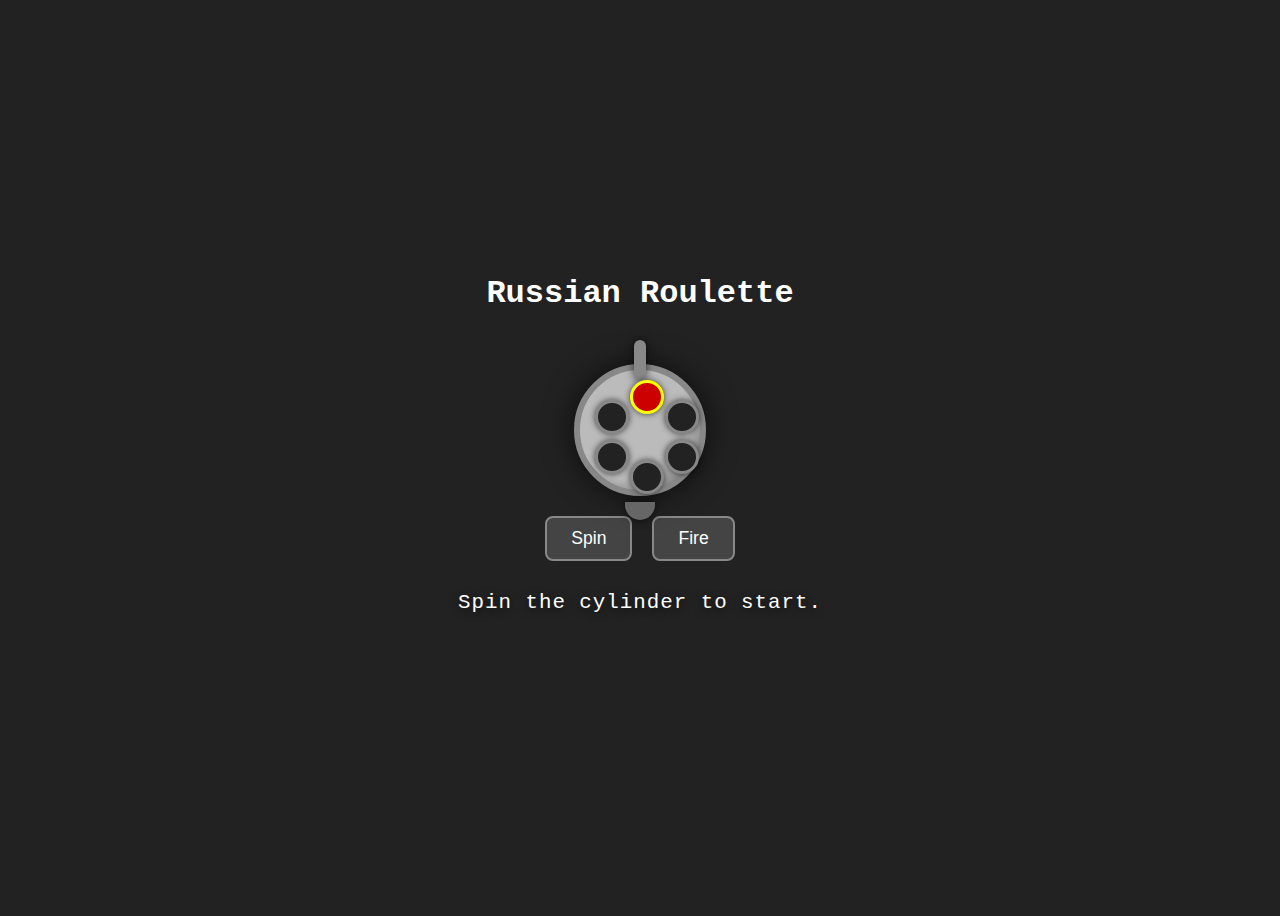
<file: rr.html>
<!DOCTYPE html>
<html lang="en">
<head>
  <meta charset="UTF-8">
  <meta name="viewport" content="width=device-width, initial-scale=1.0">
  <title>Russian Roulette Game</title>
  <style>
    body {
      background: #222;
      color: #fff;
      font-family: 'Segoe UI', monospace;
      display: flex;
      flex-direction: column;
      align-items: center;
      justify-content: center;
      min-height: 100vh;
    }
    .roulette {
      margin: 30px 0;
      display: flex;
      flex-direction: column;
      align-items: center;
    }
    .cylinder {
      width: 120px;
      height: 120px;
      border-radius: 50%;
      background: radial-gradient(circle at 40% 40%, #bbb 60%, #444 100%);
      border: 6px solid #888;
      position: relative;
      box-shadow: 0 0 30px #000a;
      margin-bottom: 20px;
      display: flex;
      align-items: center;
      justify-content: center;
      transition: transform 0.7s cubic-bezier(.68,-0.55,.27,1.55);
    }
    .chamber {
      position: absolute;
      width: 28px;
      height: 28px;
      background: #222;
      border-radius: 50%;
      border: 3px solid #888;
      box-shadow: 0 0 6px #000a;
      display: flex;
      align-items: center;
      justify-content: center;
      transition: background 0.2s;
    }
    .chamber.bullet {
      background: #c00;
      border-color: #ff0;
    }
    .barrel {
      position: absolute;
      left: 50%;
      top: -30px;
      width: 12px;
      height: 40px;
      background: #888;
      border-radius: 6px;
      transform: translateX(-50%);
      box-shadow: 0 0 8px #000a;
    }
    .trigger {
      position: absolute;
      left: 50%;
      bottom: -30px;
      width: 30px;
      height: 18px;
      background: #666;
      border-radius: 0 0 20px 20px;
      transform: translateX(-50%);
      box-shadow: 0 0 8px #000a;
    }
    .controls {
      display: flex;
      gap: 20px;
      margin-bottom: 20px;
    }
    button {
      background: #444;
      color: #fff;
      border: 2px solid #888;
      border-radius: 8px;
      padding: 10px 24px;
      font-size: 1.1em;
      cursor: pointer;
      transition: background 0.2s, border 0.2s;
    }
    button:active {
      background: #222;
      border-color: #c00;
    }
    .status {
      font-size: 1.3em;
      min-height: 2em;
      margin-top: 10px;
      letter-spacing: 1px;
      text-shadow: 0 2px 8px #000a;
    }
  </style>
</head>
<body>
  <h1>Russian Roulette</h1>
  <div class="roulette">
    <div class="cylinder" id="cylinder">
      <div class="barrel"></div>
      <div class="trigger"></div>
      <!-- Chambers will be generated by JS -->
    </div>
    <div class="controls">
      <button id="spinBtn">Spin</button>
      <button id="fireBtn">Fire</button>
    </div>
    <div class="status" id="status">Spin the cylinder to start.</div>
  </div>
  <script>
    const chambers = 6;
    let bulletPos = 0;
    let currentPos = 0;
    let alive = true;
    let spinning = false;

    const cylinder = document.getElementById('cylinder');
    const status = document.getElementById('status');
    const spinBtn = document.getElementById('spinBtn');
    const fireBtn = document.getElementById('fireBtn');

    // Generate chambers
    function renderChambers() {
      cylinder.querySelectorAll('.chamber').forEach(e => e.remove());
      for (let i = 0; i < chambers; i++) {
        const angle = (i / chambers) * 2 * Math.PI;
        const x = 50 + 40 * Math.cos(angle - Math.PI/2);
        const y = 50 + 40 * Math.sin(angle - Math.PI/2);
        const div = document.createElement('div');
        div.className = 'chamber' + (i === bulletPos ? ' bullet' : '');
        div.style.left = x + 'px';
        div.style.top = y + 'px';
        cylinder.appendChild(div);
      }
    }

    function spinCylinder() {
      if (spinning) return;
      spinning = true;
      alive = true;
      bulletPos = Math.floor(Math.random() * chambers);
      currentPos = Math.floor(Math.random() * chambers);
      status.textContent = 'Spinning...';
      cylinder.style.transform = 'rotate(0deg)';
      renderChambers();
      setTimeout(() => {
        const spins = Math.floor(Math.random() * 6) + 6;
        const deg = 360 * spins + (360/chambers) * currentPos;
        cylinder.style.transform = `rotate(${deg}deg)`;
        setTimeout(() => {
          status.textContent = 'Ready. Pull the trigger!';
          spinning = false;
          renderChambers();
        }, 800);
      }, 400);
    }

    function fire() {
      if (spinning || !alive) return;
      if (currentPos === bulletPos) {
        status.textContent = '💥 BANG! You lost!';
        alive = false;
        renderChambers();
      } else {
        status.textContent = 'Click... You survived!';
        currentPos = (currentPos + 1) % chambers;
        renderChambers();
      }
    }

    spinBtn.onclick = spinCylinder;
    fireBtn.onclick = fire;

    renderChambers();
  </script>
</body>
</html>
</file>
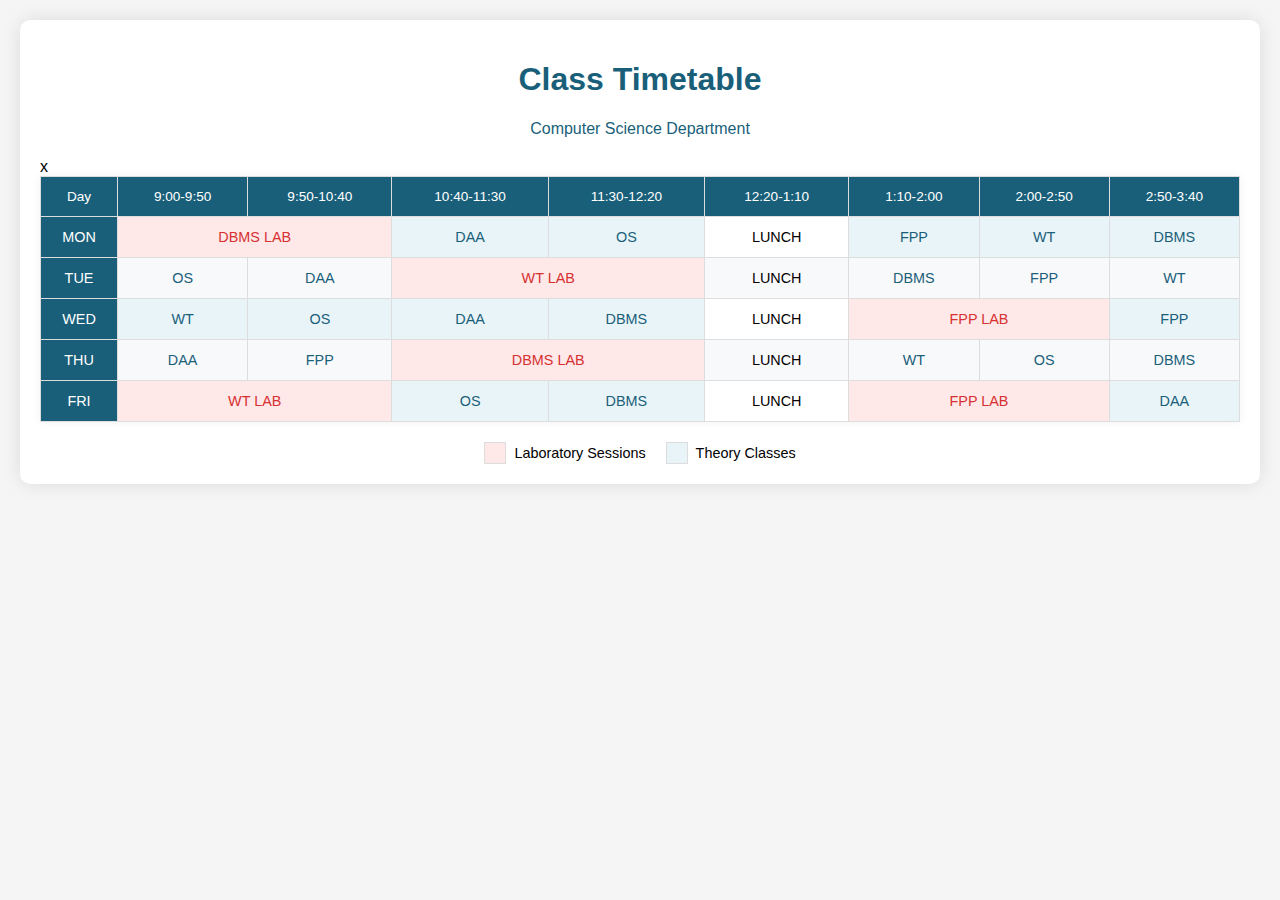
<file: timetable.html>
<!DOCTYPE html>
<html lang="en">
<head>
    <meta charset="UTF-8">
    <meta name="viewport" content="width=device-width, initial-scale=1.0">
    <title>Class Timetable</title>
    <style>
        :root {
            --primary-dark: #1a5f7a;
            --primary-light: #e8f4f8;
            --accent-1: #ff6b6b;
            --accent-2: #4ecdc4;
            --lab-bg: #ffe8e8;
            --theory-bg: #e8f4f8;
        }

        body {
            font-family: Arial, sans-serif;
            margin: 0;
            padding: 20px;
            background-color: #f5f5f5;
        }

        .timetable-container {
            max-width: 1200px;
            margin: 0 auto;
            background: white;
            padding: 20px;
            border-radius: 10px;
            box-shadow: 0 0 20px rgba(0, 0, 0, 0.1);
        }

        .header {
            text-align: center;
            margin-bottom: 20px;
            color: var(--primary-dark);
        }

        .timetable {
            width: 100%;
            border-collapse: collapse;
            background: white;
            box-shadow: 0 0 10px rgba(0, 0, 0, 0.05);
        }

        .timetable th,
        .timetable td {
            border: 1px solid #ddd;
            padding: 12px 8px;
            text-align: center;
            font-size: 0.9em;
        }

        .timetable thead th {
            background: var(--primary-dark);
            color: white;
            font-weight: 500;
            font-size: 0.85em;
            white-space: nowrap;
            padding: 12px 6px;
        }

        .timetable tbody th {
            background: var(--primary-dark);
            color: white;
            font-weight: 500;
            padding: 8px;
            width: 60px;
            font-size: 0.9em;
        }

        .lab {
            background: var(--lab-bg) !important;
            font-weight: 500;
            color: #d63031;
        }

        .theory {
            background: var(--theory-bg);
            color: var(--primary-dark);
        }

        .timetable tr:nth-child(even) td:not(.lab) {
            background: #f8f9fa;
        }

        .legend {
            margin-top: 20px;
            display: flex;
            gap: 20px;
            justify-content: center;
            flex-wrap: wrap;
        }

        .legend-item {
            display: flex;
            align-items: center;
            gap: 8px;
            font-size: 0.9em;
        }

        .legend-color {
            width: 20px;
            height: 20px;
            border: 1px solid #ddd;
        }

        @media (max-width: 768px) {
            .timetable {
                font-size: 0.8em;
            }
            
            .timetable th,
            .timetable td {
                padding: 8px 4px;
            }
        }
    </style>
</head>
<body>
    <div class="timetable-container">
        <div class="header">
            <h1>Class Timetable</h1>
            <p>Computer Science Department</p>
        </div>
        
        <table class="timetable">
            <thead>
                <tr>
                    <th>Day</th>
                    <th>9:00-9:50</th>
                    <th>9:50-10:40</th>
                    <th>10:40-11:30</th>
                    <th>11:30-12:20</th>
                    <th>12:20-1:10</th>
                    <th>1:10-2:00</th>
                    <th>2:00-2:50</th>
                    <th>2:50-3:40</th>
                </tr>
            </thead>
            <tbody>
                <tr>
                    <th>MON</th>
                    <td colspan="2" class="lab">DBMS LAB</td>
                    <td class="theory">DAA</td>
                    <td class="theory">OS</td>
                    <td>LUNCH</td>
                    <td class="theory">FPP</td>
                    <td class="theory">WT</td>
                    <td class="theory">DBMS</td>
                </tr>
                <tr>
                    <th>TUE</th>
                    <td class="theory">OS</td>
                    <td class="theory">DAA</td>
                    <td colspan="2" class="lab">WT LAB</td>
                    <td>LUNCH</td>
                    <td class="theory">DBMS</td>
                    <td class="theory">FPP</td>
                    <td class="theory">WT</td>
                </tr>
                <tr>
                    <th>WED</th>
                    <td class="theory">WT</td>
                    <td class="theory">OS</td>
                    <td class="theory">DAA</td>
                    <td class="theory">DBMS</td>
                    <td>LUNCH</td>
                    <td colspan="2" class="lab">FPP LAB</td>
                    <td class="theory">FPP</td>
                </tr>
                <tr>
                    <th>THU</th>
                    <td class="theory">DAA</td>
                    <td class="theory">FPP</td>
                    <td colspan="2" class="lab">DBMS LAB</td>
                    <td>LUNCH</td>
                    <td class="theory">WT</td>
                    <td class="theory">OS</td>
                    <td class="theory">DBMS</td>
                </tr>
                <tr>
                    <th>FRI</th>
                    <td colspan="2" class="lab">WT LAB</td>
                    <td class="theory">OS</td>
                    <td class="theory">DBMS</td>
                    <td>LUNCH</td>
                    <td colspan="2" class="lab">FPP LAB</td>
                    <td class="theory">DAA</td>
                </tr>
            </tbody>

            x
        </table>

        <div class="legend">
            <div class="legend-item">
                <div class="legend-color" style="background: var(--lab-bg);"></div>
                <span>Laboratory Sessions</span>
            </div>
            <div class="legend-item">
                <div class="legend-color" style="background: var(--theory-bg);"></div>
                <span>Theory Classes</span>
            </div>
        </div>
    </div>
</body>
</html>
</file>
